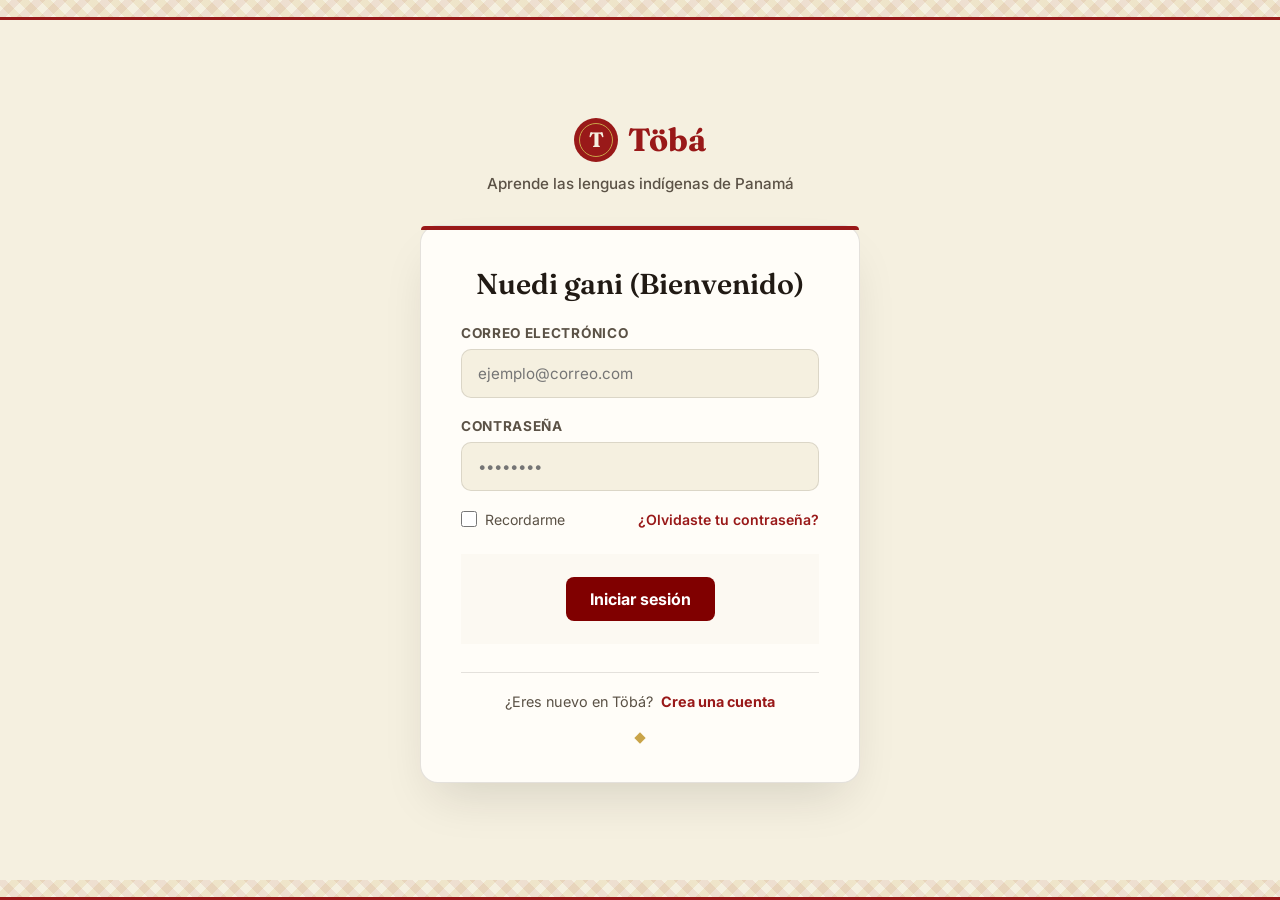
<file: form.html>
<!DOCTYPE html>
<html lang="es">
<head>
<meta charset="UTF-8">
<meta name="viewport" content="width=device-width, initial-scale=1.0">
<title>Iniciar Sesión — Töbá</title>
<link rel="preconnect" href="https://fonts.googleapis.com">
<link rel="preconnect" href="https://fonts.gstatic.com" crossorigin>
<link href="https://fonts.googleapis.com/css2?family=Fraunces:ital,opsz,wght@0,9..144,300;0,9..144,500;0,9..144,600;0,9..144,700;0,9..144,900;1,9..144,500&family=Inter:wght@400;500;600;700;800&display=swap" rel="stylesheet">
<style>
 .tata{
    display: flex;
    justify-content: center; /* Centrado horizontal */
    align-items: center;     /* Centrado vertical */
    min-height: 10vh;       /* Al menos el 100% de la altura de la pantalla */
    background-color: #fcf9f2; /* Color de fondo suave (opcional) */
 }
  .btn-crear-cuenta {
   justify-content: center; /* Centrado horizontal */
    align-items: center;  
    background-color: #800000; /* Color blanco de fondo */
    color: #ffffff; /* Color vino para las letras */
    padding: 12px 24px; /* Espaciado interno */
    border-radius: 8px; /* Bordes redondeados */
    text-decoration: none; /* Quita la línea de enlace tradicional */
    font-weight: bold;
    text-align: center;
    transition: background-color 0.3s ease;
}

/* ============ TOKENS ORIGINALES ============ */
:root{
  --cream:        #f5f0e0;
  --cream-deep:   #ece2c6;
  --ink:          #211a14;
  --ink-soft:     #5b5246;
  --brick:        #991919;
  --brick-deep:   #6b1010;
  --brick-bright: #c22424;
  --gold:         #c9a449;
  --green:        #2d6a4f;
  --white:        #fffdf8;
  --line:         rgba(33,26,20,0.12);

  --display: 'Fraunces', serif;
  --body: 'Inter', sans-serif;
}

*{margin:0;padding:0;box-sizing:border-box;}
body{
  font-family: var(--body);
  background: var(--cream);
  color: var(--ink);
  min-height: 100vh;
  display: flex;
  flex-direction: column;
  justify-content: center;
  align-items: center;
  padding: 20px;
  position: relative;
  overflow-x: hidden;
}

/* ============ MOLA DIVIDER BACKGROUND ============ */
.mola-bg-top, .mola-bg-bottom {
  position: absolute;
  left: 0;
  right: 0;
  height: 20px;
  width: 100%;
  background:
    repeating-linear-gradient(135deg, transparent 0 8px, rgba(153,25,25,0.08) 8px 16px),
    repeating-linear-gradient(45deg, transparent 0 8px, rgba(201,164,73,0.15) 8px 16px);
}
.mola-bg-top { top: 0; border-bottom: 3px solid var(--brick); }
.mola-bg-bottom { bottom: 0; border-top: 3px solid var(--brick); transform: scaleY(-1); }

/* ============ LOGO INTERFAZ ============ */
.login-header {
  text-align: center;
  margin-bottom: 32px;
}
.logo{
  display:inline-flex; align-items:center; gap:10px;
  font-family:var(--display); font-weight:700; font-size:2rem;
  color:var(--brick);
  text-decoration: none;
  margin-bottom: 12px;
}
.logo-mark{
  width:44px;height:44px;border-radius:50%;
  background: var(--brick);
  display:flex;align-items:center;justify-content:center;
  color:var(--cream); font-size:1.3rem;
  position:relative;
}
.logo-mark::after{
  content:"";
  position:absolute; inset:5px;
  border:1.5px solid var(--gold);
  border-radius:50%;
}
.login-header p {
  font-size: 0.95rem;
  color: var(--ink-soft);
  font-weight: 500;
}

/* ============ CONTENEDOR PRINCIPAL ============ */
.login-card {
  background: var(--white);
  max-width: 440px;
  width: 100%;
  border-radius: 18px;
  padding: 40px;
  box-shadow: 0 24px 50px -15px rgba(33,26,20,0.15);
  border: 1px solid var(--line);
  position: relative;
}

/* Detalle sutil de marco Mola superior interno */
.login-card::before {
  content: "";
  position: absolute;
  top: 0; left: 0; right: 0;
  height: 4px;
  background: var(--brick);
  border-radius: 18px 18px 0 0;
}

.login-card h1 {
  font-family: var(--display);
  font-size: 1.8rem;
  font-weight: 600;
  margin-bottom: 24px;
  text-align: center;
}

/* ============ COMPONENTES DE FORMULARIO ============ */
.form-group {
  margin-bottom: 20px;
}
.form-group label {
  display: block;
  font-size: 0.85rem;
  font-weight: 700;
  text-transform: uppercase;
  letter-spacing: 0.05em;
  color: var(--ink-soft);
  margin-bottom: 8px;
}
.input-wrapper {
  position: relative;
  display: flex;
  align-items: center;
}
.input-wrapper input {
  width: 100%;
  padding: 14px 16px;
  border-radius: 10px;
  border: 1.5px solid var(--line);
  background: var(--cream);
  font-family: var(--body);
  font-size: 0.95rem;
  color: var(--ink);
  outline: none;
  transition: border-color 0.2s, background-color 0.2s;
}
.input-wrapper input:focus {
  border-color: var(--gold);
  background: var(--white);
}

/* Opciones extras (Recordarme / Olvidé contraseña) */
.form-options {
  display: flex;
  justify-content: space-between;
  align-items: center;
  font-size: 0.88rem;
  margin-bottom: 26px;
}
.remember-me {
  display: flex;
  align-items: center;
  gap: 8px;
  cursor: pointer;
  color: var(--ink-soft);
}
.remember-me input {
  accent-color: var(--brick);
  width: 16px;
  height: 16px;
}
.forgot-pass {
  color: var(--brick);
  font-weight: 600;
  text-decoration: none;
  transition: color 0.2s;
}
.forgot-pass:hover {
  color: var(--brick-bright);
  text-decoration: underline;
}

/* Botón de acción principal */
.btn-submit {
  width: 100%;
  background: var(--brick);
  color: var(--white);
  padding: 16px;
  border: none;
  border-radius: 10px;
  font-family: var(--body);
  font-weight: 700;
  font-size: 1rem;
  cursor: pointer;
  box-shadow: 0 8px 20px rgba(153,25,25,0.25);
  transition: transform 0.2s, box-shadow 0.2s, background-color 0.2s;
  display: flex;
  justify-content: center;
  align-items: center;
  gap: 8px;
}
.btn-submit:hover {
  background: var(--brick-deep);
  transform: translateY(-2px);
  box-shadow: 0 12px 24px rgba(153,25,25,0.35);
}
.btn-submit:active {
  transform: translateY(0);
}

/* ============ FOOTER CARD (Enlaces de registro) ============ */
.login-footer {
  text-align: center;
  margin-top: 28px;
  padding-top: 20px;
  border-top: 1px solid var(--line);
  font-size: 0.9rem;
  color: var(--ink-soft);
}
.login-footer a {
  color: var(--brick);
  font-weight: 700;
  text-decoration: none;
  margin-left: 4px;
}
.login-footer a:hover {
  text-decoration: underline;
}

/* Detalle decorativo del diamante */
.diamond-spacer {
  display: flex;
  justify-content: center;
  align-items: center;
  margin-top: 24px;
}
.diamond {
  width: 8px;
  height: 8px;
  background: var(--gold);
  transform: rotate(45deg);
}
</style>
</head>
<body>

<!-- Bordes decorativos estilo Mola de fondo -->
<div class="mola-bg-top"></div>
<div class="mola-bg-bottom"></div>

<div class="login-header">
  <a href="landing.html" class="logo">
    <span class="logo-mark">T</span> Töbá
  </a>
  <p>Aprende las lenguas indígenas de Panamá</p>
</div>

<div class="login-card">
  <h1>Nuedi gani (Bienvenido)</h1>
  
  <form action="#autenticar" method="POST">
    
    <!-- Campo: Correo Electrónico -->
    <div class="form-group">
      <label for="email">Correo electrónico</label>
      <div class="input-wrapper">
        <input type="email" id="email" name="email" placeholder="ejemplo@correo.com" required autocomplete="email">
      </div>
    </div>
    
    <!-- Campo: Contraseña -->
    <div class="form-group">
      <label for="password">Contraseña</label>
      <div class="input-wrapper">
        <input type="password" id="password" name="password" placeholder="••••••••" required>
      </div>
    </div>
    
    <!-- Opciones extras -->
    <div class="form-options">
      <label class="remember-me">
        <input type="checkbox" name="remember">
        <span>Recordarme</span>
      </label>
      <a href="#recuperar" class="forgot-pass">¿Olvidaste tu contraseña?</a>
    </div>
    
    <div class="tata">
     <a href="toba.html" class="btn-crear-cuenta">
    Iniciar sesión
</a>
</div>
  
    
    
  </form>

  <!-- Pie del formulario (Registro alterno) -->
  <div class="login-footer">
    ¿Eres nuevo en Töbá? <a href="#registro">Crea una cuenta</a>
  </div>
  
  <!-- Detalle estético final -->
  <div class="diamond-spacer">
    <div class="diamond"></div>
  </div>
</div>

</body>
</html>
</file>
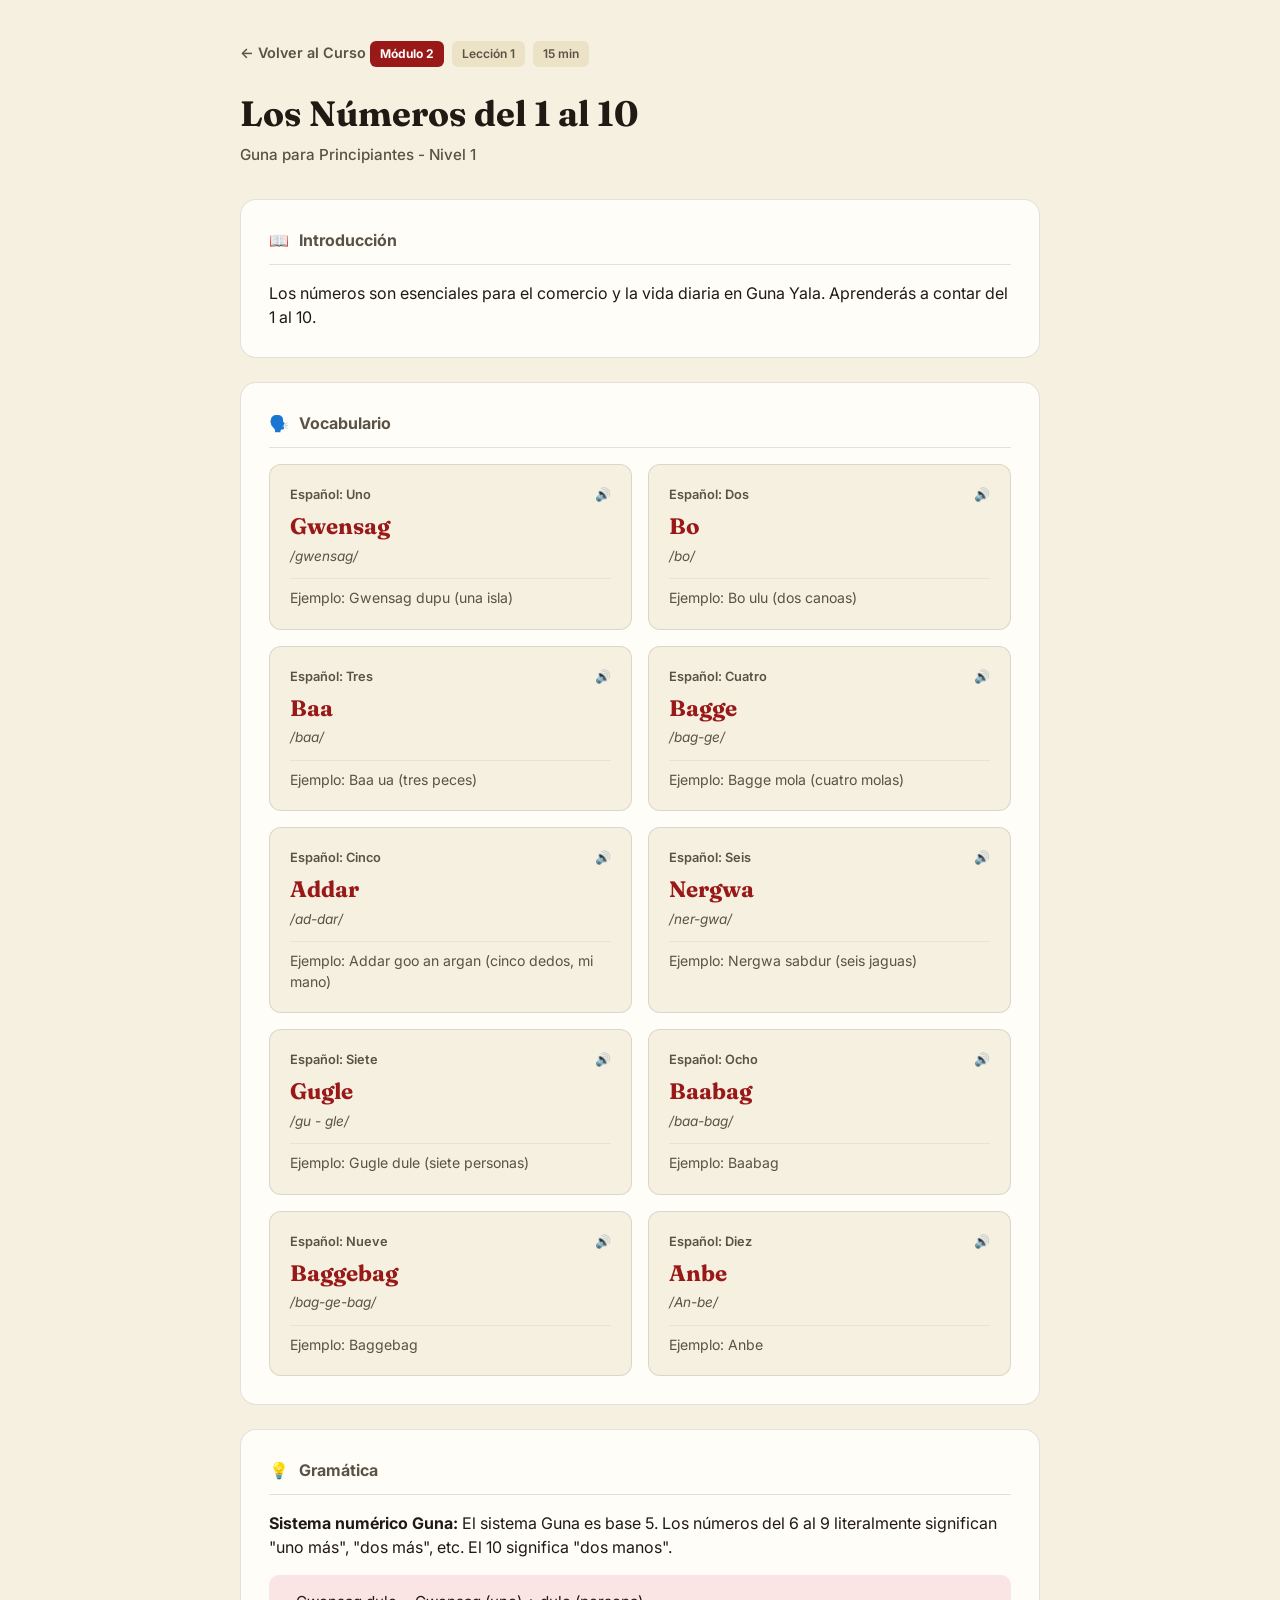
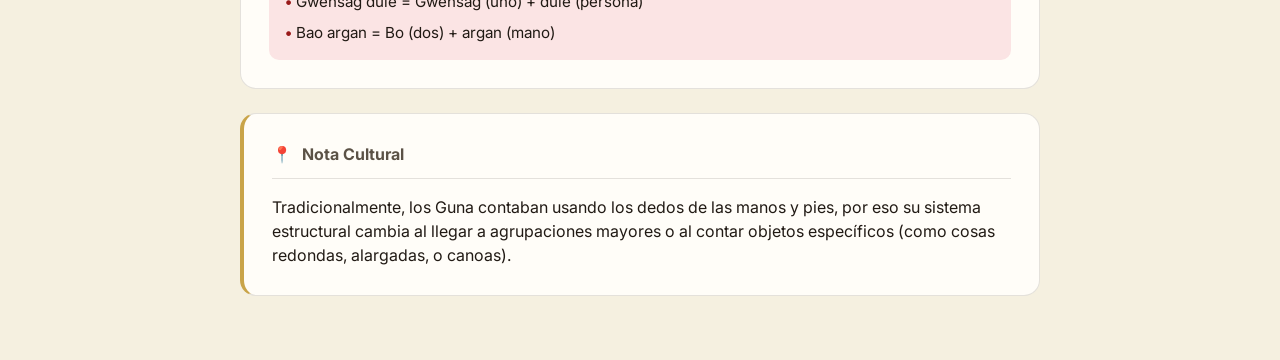
<file: toba.html>
<!DOCTYPE html>
<html lang="es">
<head>
<meta charset="UTF-8">
<meta name="viewport" content="width=device-width, initial-scale=1.0">
<title>Töbá — Los Números del 1 al 10 (Guna)</title>
<link rel="preconnect" href="https://fonts.googleapis.com">
<link rel="preconnect" href="https://fonts.gstatic.com" crossorigin>
<link href="https://fonts.googleapis.com/css2?family=Fraunces:ital,opsz,wght@0,9..144,300;0,9..144,500;0,9..144,600;0,9..144,700;0,9..144,900;1,9..144,500&family=Inter:wght@400;500;600;700;800&display=swap" rel="stylesheet">
<style>
:root {
  --cream:        #f5f0e0;
  --cream-deep:   #ece2c6;
  --ink:          #211a14;
  --ink-soft:     #5b5246;
  --brick:        #991919;
  --brick-soft:   #fbe4e4;
  --gold:         #c9a449;
  --white:        #fffdf8;
  --line:         rgba(33,26,20,0.12);

  --display: 'Fraunces', serif;
  --body: 'Inter', sans-serif;
}

*{margin:0;padding:0;box-sizing:border-box;}
body{
  font-family: var(--body);
  background: var(--cream);
  color: var(--ink);
  line-height: 1.5;
  padding: 40px 20px;
}

.lesson-wrapper {
  max-width: 800px;
  margin: 0 auto;
}

/* Botón Volver */
.btn-back {
  display: inline-flex;
  align-items: center;
  gap: 8px;
  font-size: 0.9rem;
  font-weight: 600;
  color: var(--ink-soft);
  text-decoration: none;
  margin-bottom: 24px;
  transition: color 0.2s;
}
.btn-back:hover { color: var(--brick); }

/* Encabezado de la Lección */
.badge-meta {
  display: inline-flex;
  gap: 8px;
  margin-bottom: 12px;
}
.badge-red { background: var(--brick); color: var(--white); font-size: 0.75rem; font-weight: 700; padding: 4px 10px; border-radius: 6px; }
.badge-soft { background: var(--cream-deep); color: var(--ink-soft); font-size: 0.75rem; font-weight: 600; padding: 4px 10px; border-radius: 6px; }

.lesson-title { font-family: var(--display); font-size: 2.2rem; font-weight: 700; margin-bottom: 4px; }
.lesson-subtitle { color: var(--ink-soft); font-size: 0.95rem; font-weight: 500; margin-bottom: 32px; }

/* Contenedores de Bloques */
.card-block {
  background: var(--white);
  border: 1px solid var(--line);
  border-radius: 16px;
  padding: 28px;
  margin-bottom: 24px;
}
.card-block h3 {
  font-family: var(--body);
  font-size: 1rem;
  font-weight: 700;
  color: var(--ink-soft);
  display: flex;
  align-items: center;
  gap: 10px;
  margin-bottom: 16px;
  border-bottom: 1px solid var(--line);
  padding-bottom: 12px;
}
.card-block h3 span { color: var(--brick); }
.block-text { color: var(--ink); font-size: 1rem; }

/* Vocabulario en Rejilla */
.vocab-grid {
  display: grid;
  grid-template-columns: repeat(2, 1fr);
  gap: 16px;
}
.vocab-card {
  background: var(--cream);
  border: 1px solid var(--line);
  border-radius: 12px;
  padding: 20px;
  position: relative;
}
.vocab-top { display: flex; justify-content: space-between; align-items: flex-start; font-size: 0.8rem; color: var(--ink-soft); font-weight: 600; }
.audio-icon { cursor: pointer; color: var(--ink-soft); transition: color 0.2s; }
.audio-icon:hover { color: var(--brick); }
.vocab-native { font-family: var(--display); font-size: 1.4rem; font-weight: 700; color: var(--brick); margin: 6px 0 2px; }
.vocab-ph { font-size: 0.85rem; color: var(--ink-soft); font-style: italic; margin-bottom: 12px; }
.vocab-example { font-size: 0.88rem; color: var(--ink-soft); border-top: 1px solid rgba(33,26,20,0.06); padding-top: 8px; }

/* Bloques de Ejemplo Especiales (Gramática) */
.example-box {
  background: var(--brick-soft);
  border-radius: 10px;
  padding: 16px;
  margin-top: 16px;
}
.example-box ul { list-style: none; display: flex; flex-direction: column; gap: 8px; font-size: 0.95rem; }
.example-box li::before { content: "• "; color: var(--brick); font-weight: bold; }

@media (max-width: 600px) {
  .vocab-grid { grid-template-columns: 1fr; }
}
</style>
</head>
<body>

<div class="lesson-wrapper">
  <a href="index.html" class="btn-back">← Volver al Curso</a>

  <div class="badge-meta">
    <span class="badge-red">Módulo 2</span>
    <span class="badge-soft">Lección 1</span>
    <span class="badge-soft">15 min</span>
  </div>
  <h1 class="lesson-title">Los Números del 1 al 10</h1>
  <p class="lesson-subtitle">Guna para Principiantes - Nivel 1</p>

  <div class="card-block">
    <h3><span>📖</span> Introducción</h3>
    <p class="block-text">Los números son esenciales para el comercio y la vida diaria en Guna Yala. Aprenderás a contar del 1 al 10.</p>
  </div>

  <div class="card-block">
    <h3><span>🗣️</span> Vocabulario</h3>
    
    <div class="vocab-grid">
      <div class="vocab-card">
        <div class="vocab-top"><span>Español: Uno</span> <span class="audio-icon">🔊</span></div>
        <div class="vocab-native">Gwensag</div>
        <div class="vocab-ph">/gwensag/</div>
        <div class="vocab-example">Ejemplo: Gwensag dupu (una isla)</div>
      </div>
      <div class="vocab-card">
        <div class="vocab-top"><span>Español: Dos</span> <span class="audio-icon">🔊</span></div>
        <div class="vocab-native">Bo</div>
        <div class="vocab-ph">/bo/</div>
        <div class="vocab-example">Ejemplo: Bo ulu (dos canoas)</div>
      </div>
      <div class="vocab-card">
        <div class="vocab-top"><span>Español: Tres</span> <span class="audio-icon">🔊</span></div>
        <div class="vocab-native">Baa</div>
        <div class="vocab-ph">/baa/</div>
        <div class="vocab-example">Ejemplo: Baa ua (tres peces)</div>
      </div>
      <div class="vocab-card">
        <div class="vocab-top"><span>Español: Cuatro</span> <span class="audio-icon">🔊</span></div>
        <div class="vocab-native">Bagge</div>
        <div class="vocab-ph">/bag-ge/</div>
        <div class="vocab-example">Ejemplo: Bagge mola (cuatro molas)</div>
      </div>
      <div class="vocab-card">
        <div class="vocab-top"><span>Español: Cinco</span> <span class="audio-icon">🔊</span></div>
        <div class="vocab-native">Addar</div>
        <div class="vocab-ph">/ad-dar/</div>
        <div class="vocab-example">Ejemplo: Addar goo an argan (cinco dedos, mi mano)</div>
      </div>
      <div class="vocab-card">
        <div class="vocab-top"><span>Español: Seis</span> <span class="audio-icon">🔊</span></div>
        <div class="vocab-native">Nergwa</div>
        <div class="vocab-ph">/ner-gwa/</div>
        <div class="vocab-example">Ejemplo: Nergwa sabdur (seis jaguas)</div>
      </div>
      <div class="vocab-card">
        <div class="vocab-top"><span>Español: Siete</span> <span class="audio-icon">🔊</span></div>
        <div class="vocab-native">Gugle</div>
        <div class="vocab-ph">/gu - gle/</div>
        <div class="vocab-example">Ejemplo: Gugle dule (siete personas)</div>
      </div>
      <div class="vocab-card">
        <div class="vocab-top"><span>Español: Ocho</span> <span class="audio-icon">🔊</span></div>
        <div class="vocab-native">Baabag</div>
        <div class="vocab-ph">/baa-bag/</div>
        <div class="vocab-example">Ejemplo: Baabag</div>
      </div>
      <div class="vocab-card">
        <div class="vocab-top"><span>Español: Nueve</span> <span class="audio-icon">🔊</span></div>
        <div class="vocab-native">Baggebag</div>
        <div class="vocab-ph">/bag-ge-bag/</div>
        <div class="vocab-example">Ejemplo: Baggebag</div>
      </div>
      <div class="vocab-card">
        <div class="vocab-top"><span>Español: Diez</span> <span class="audio-icon">🔊</span></div>
        <div class="vocab-native">Anbe</div>
        <div class="vocab-ph">/An-be/</div>
        <div class="vocab-example">Ejemplo: Anbe</div>
      </div>
    </div>
  </div>

  <div class="card-block">
    <h3><span>💡</span> Gramática</h3>
    <p class="block-text"><strong>Sistema numérico Guna:</strong> El sistema Guna es base 5. Los números del 6 al 9 literalmente significan "uno más", "dos más", etc. El 10 significa "dos manos".</p>
    <div class="example-box">
      <ul>
        <li>Gwensag dule = Gwensag (uno) + dule (persona)</li>
        <li>Bao argan = Bo (dos) + argan (mano)</li>
      </ul>
    </div>
  </div>

  <div class="card-block" style="border-left: 4px solid var(--gold);">
    <h3><span>📍</span> Nota Cultural</h3>
    <p class="block-text">Tradicionalmente, los Guna contaban usando los dedos de las manos y pies, por eso su sistema estructural cambia al llegar a agrupaciones mayores o al contar objetos específicos (como cosas redondas, alargadas, o canoas).</p>
  </div>
</div>

</body>
</html>
</file>
